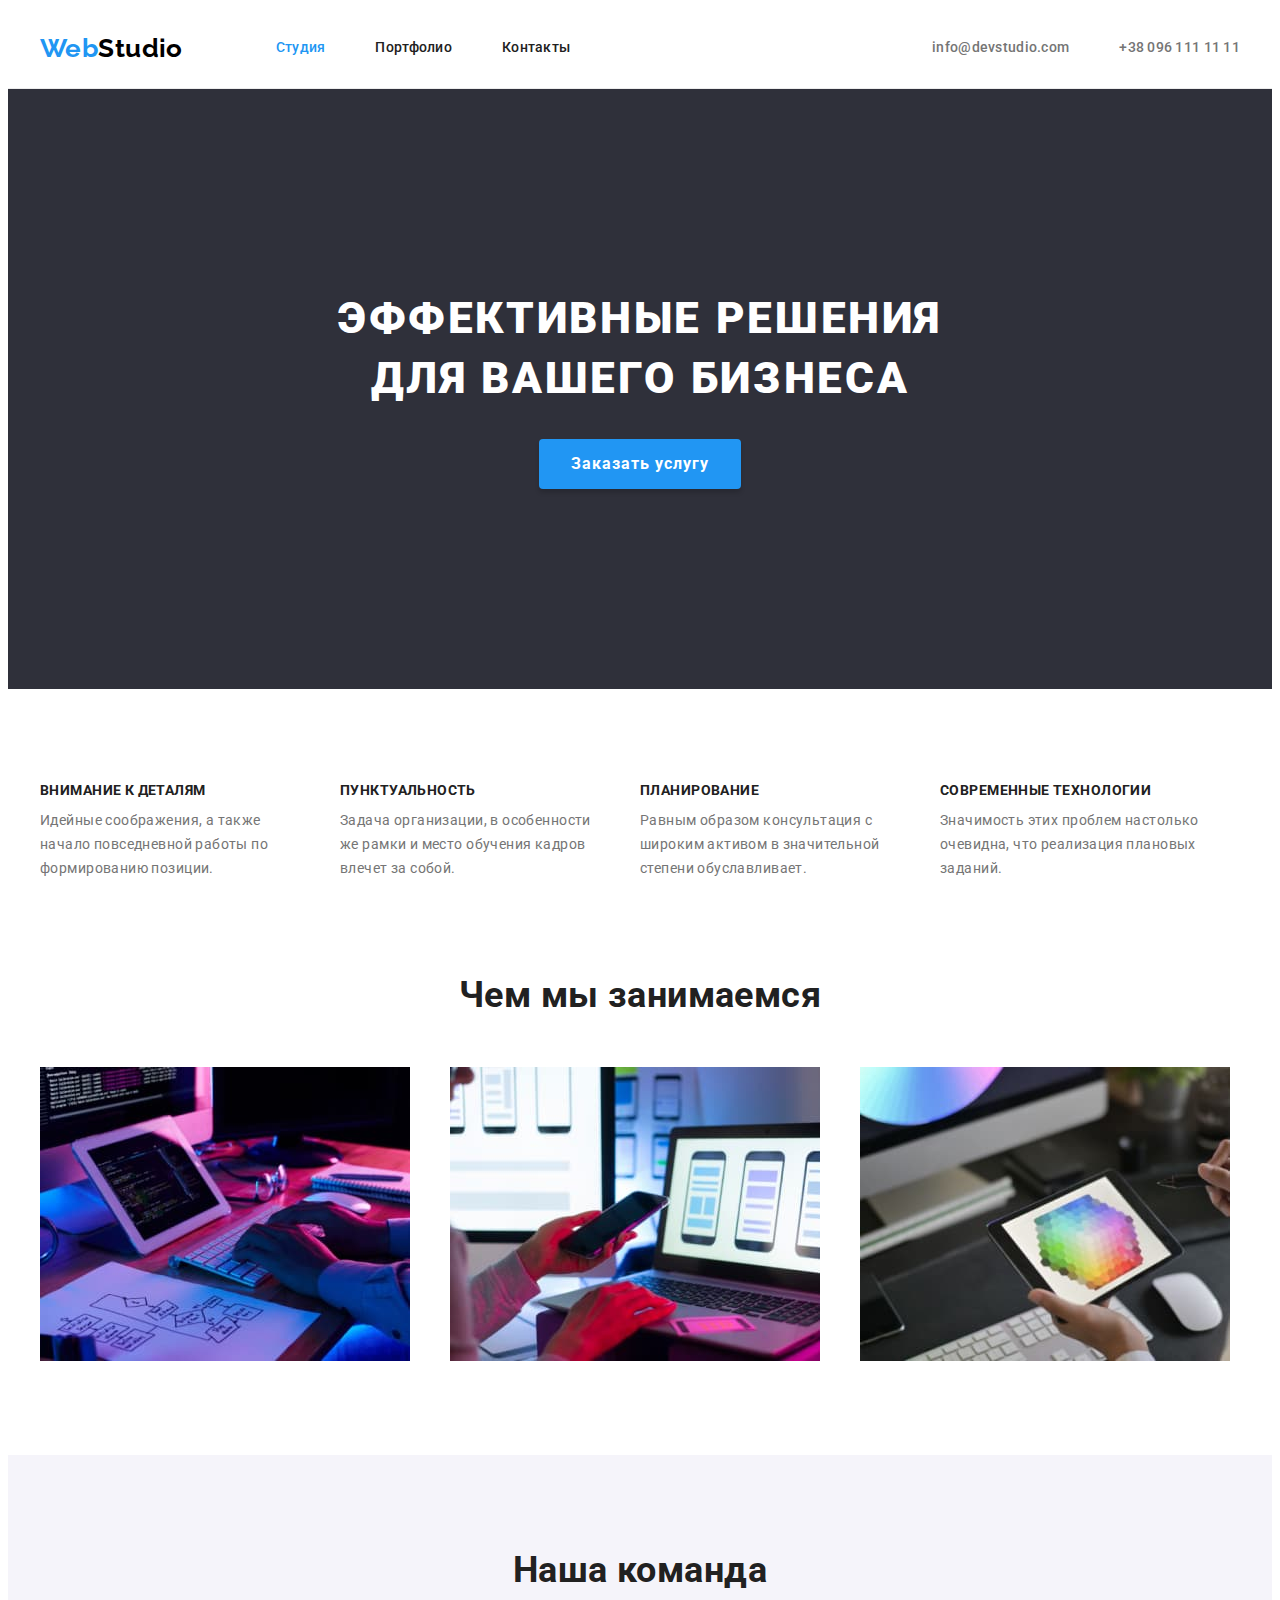
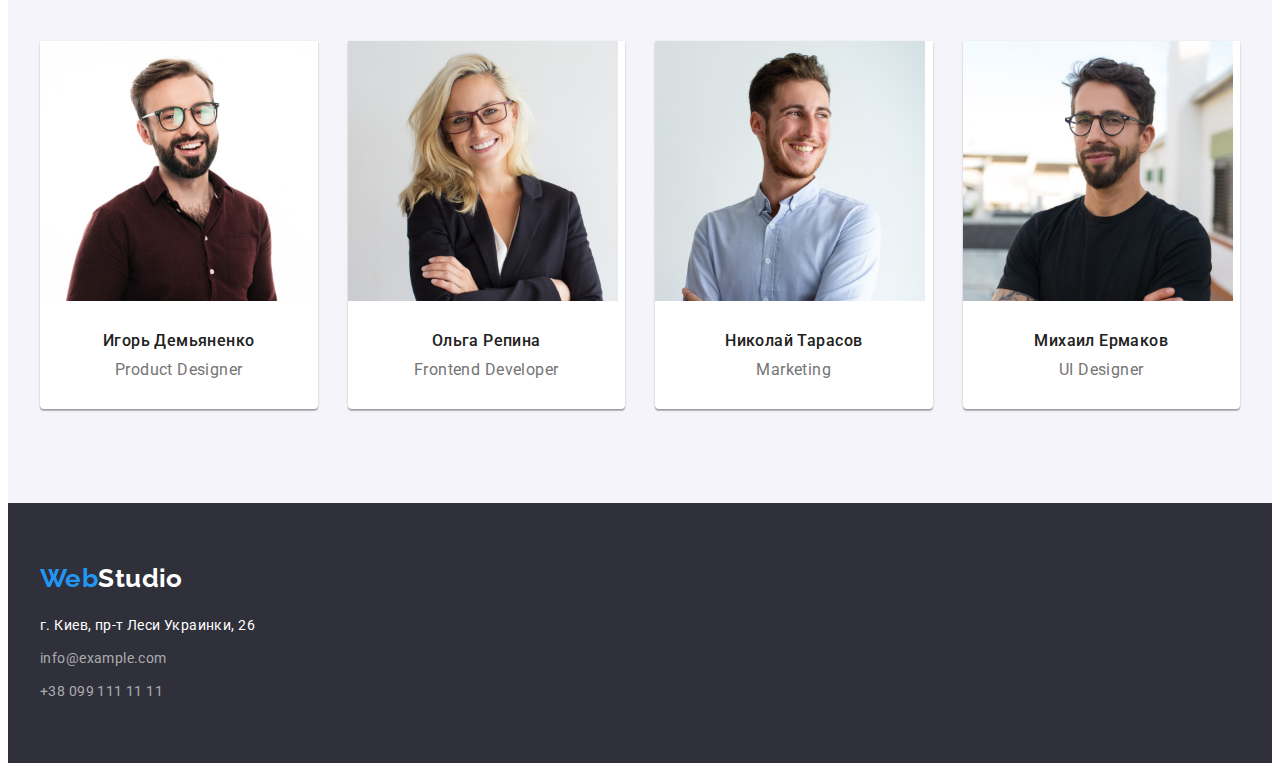
<file: index.html>
<!DOCTYPE html>
<html lang="ru">
  <head>
    <meta charset="UTF-8" />
    <meta http-equiv="X-UA-Compatible" content="IE=edge" />
    <meta name="viewport" content="width=device-width, initial-scale=1.0" />

    <title>Студия</title>
    <link rel="preconnect" href="https://fonts.googleapis.com" />
    <link rel="preconnect" href="https://fonts.gstatic.com" crossorigin />
    <link
      href="https://fonts.googleapis.com/css2?family=Raleway:wght@700&family=Roboto:wght@400;500;700;900&display=swap"
      rel="stylesheet"
    />

    <link
      rel="stylesheet"
      href="https://cdnjs.cloudflare.com/ajax/libs/modern-normalize/1.1.0/modern-normalize.min.css"
      integrity="sha512-wpPYUAdjBVSE4KJnH1VR1HeZfpl1ub8YT/NKx4PuQ5NmX2tKuGu6U/JRp5y+Y8XG2tV+wKQpNHVUX03MfMFn9Q=="
      crossorigin="anonymous"
      referrerpolicy="no-referrer"
    />

    <link rel="stylesheet" href="./css/styles.css" />
  </head>

  <body>
    <!-- Header section -->
    <header class="header">
      <div class="container header-container">
        <nav class="header-nav">
          <a class="logo link" href="./index.html" lang="en"
            >Web<span class="logo-header">Studio</span></a
          >
          <ul class="header-list list">
            <li class="header-item">
              <a class="header-link-current link" href="">Студия</a>
            </li>
            <li class="header-item">
              <a class="header-link link" href="./portfolio.html">Портфолио</a>
            </li>
            <li class="header-item">
              <a class="header-link link" href="">Контакты</a>
            </li>
          </ul>
        </nav>
        <div class="header-promo">
          <a class="header-mail link" lang="en" href="mailto:info@devstudio.com"
            >info@devstudio.com</a
          >
          <a class="header-phone link" lang="en" href="tel:+380961111111"
            >+38 096 111 11 11</a
          >
        </div>
      </div>
    </header>
    <!-- Main section -->
    <main>
      <!-- Hero section -->
      <section class="hero">
        <div class="container">
          <h1 class="hero-title">Эффективные решения для вашего бизнеса</h1>
          <button class="hero-btn" type="button">Заказать услугу</button>
        </div>
      </section>

      <section class="features section">
        <div class="container">
          <h2 class="visually-hidden">Особенности</h2>
          <ul class="features-list list">
            <li class="features-item">
              <h3 class="features-subtitle">Внимание к деталям</h3>
              <p class="features-desc">
                Идейные соображения, а также начало повседневной работы по
                формированию позиции.
              </p>
            </li>
            <li class="features-item">
              <h3 class="features-subtitle">Пунктуальность</h3>
              <p class="features-desc">
                Задача организации, в особенности же рамки и место обучения
                кадров влечет за собой.
              </p>
            </li>
            <li class="features-item">
              <h3 class="features-subtitle">Планирование</h3>
              <p class="features-desc">
                Равным образом консультация с широким активом в значительной
                степени обуславливает.
              </p>
            </li>
            <li class="features-item">
              <h3 class="features-subtitle">Современные технологии</h3>
              <p class="features-desc">
                Значимость этих проблем настолько очевидна, что реализация
                плановых заданий.
              </p>
            </li>
          </ul>
        </div>
      </section>
      <!-- About section -->
      <section class="about">
        <div class="container">
          <h2 class="section-title">Чем мы занимаемся</h2>
          <ul class="about-list list card-set">
            <li class="about-item card-set-item">
              <img
                class="about-img"
                src="./images/img1.jpg"
                alt="разработка десктопных приложений"
                width="370"
                height="294"
              />
            </li>
            <li class="about-item card-set-item">
              <img
                class="about-img"
                src="./images/img2.jpg"
                alt="разработка мобильных приложений"
                width="370"
                height="294"
              />
            </li>
            <li class="about-item card-set-item">
              <img
                class="about-img"
                src="./images/img3.jpg"
                alt="разработка дизайнов для приложений"
                width="370"
                height="294"
              />
            </li>
          </ul>
        </div>
      </section>
      <!-- Team section -->
      <section class="team section">
        <div class="container">
          <h2 class="section-title">Наша команда</h2>
          <ul class="team-list list card-set">
            <li class="team-item card-set-item">
              <img
                class="team-img"
                src="./images/team/1.jpg"
                alt="фото Игоря Демьяненко"
                width="270"
                height="260"
              />
              <div class="team-wrapper">
                <h3 class="team-subtitle">Игорь Демьяненко</h3>
                <p class="team-desc" lang="en">Product Designer</p>
              </div>
            </li>
            <li class="team-item card-set-item">
              <img
                class="team-img"
                src="./images/team/2.jpg"
                alt="фото Ольги Репиной"
                width="270"
                height="260"
              />
              <div class="team-wrapper">
                <h3 class="team-subtitle">Ольга Репина</h3>
                <p class="team-desc" lang="en">Frontend Developer</p>
              </div>
            </li>
            <li class="team-item card-set-item">
              <img
                class="team-img"
                src="./images/team/3.jpg"
                alt="фото Николая Тарасова"
                width="270"
                height="260"
              />
              <div class="team-wrapper">
                <h3 class="team-subtitle">Николай Тарасов</h3>
                <p class="team-desc" lang="en">Marketing</p>
              </div>
            </li>
            <li class="team-item card-set-item">
              <img
                class="team-img"
                src="images/team/4.jpg"
                alt="фото Михаила Ермакова"
                width="270"
                height="260"
              />
              <div class="team-wrapper">
                <h3 class="team-subtitle">Михаил Ермаков</h3>
                <p class="team-desc" lang="en">UI Designer</p>
              </div>
            </li>
          </ul>
        </div>
      </section>
    </main>
    <!-- Footer section -->
    <footer class="footer">
      <div class="container">
        <a class="logo link logo-second" href="./index.html" lang="en"
          >Web<span class="logo-footer">Studio</span></a
        >
        <address class="footer-address">
          <ul class="footer-list list">
            <li class="footer-item">
              <a
                class="footer-link link"
                href="https://goo.gl/maps/xd88WJ3FPj6KiwVW9"
                target="_blank"
                rel="noreferrer noopener"
                >г. Киев, пр-т Леси Украинки, 26</a
              >
            </li>
            <li class="footer-item">
              <a
                class="footer-mail link"
                lang="en"
                href="mailto:info@example.com"
                >info@example.com</a
              >
            </li>
            <li class="footer-item">
              <a class="footer-phone link" lang="en" href="tel:+380991111111"
                >+38 099 111 11 11</a
              >
            </li>
          </ul>
        </address>
      </div>
    </footer>
  </body>
</html>
</file>
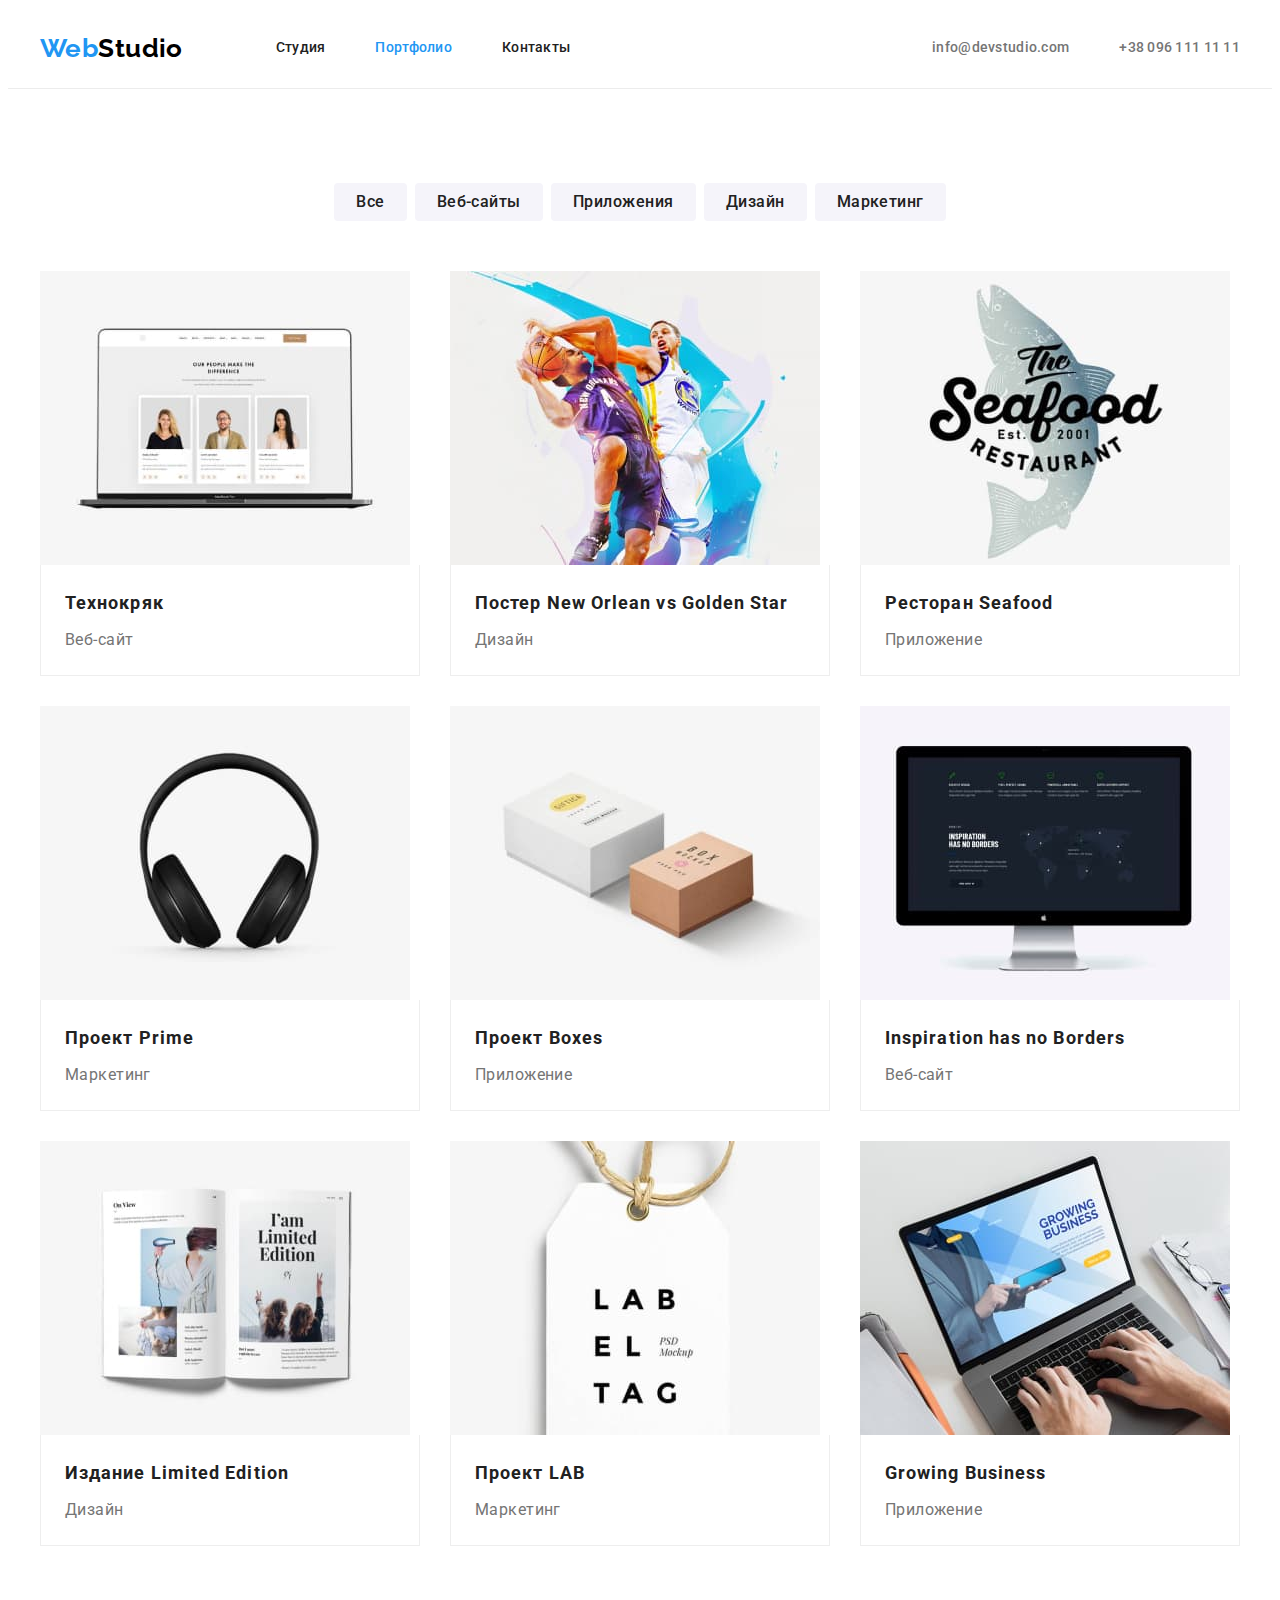
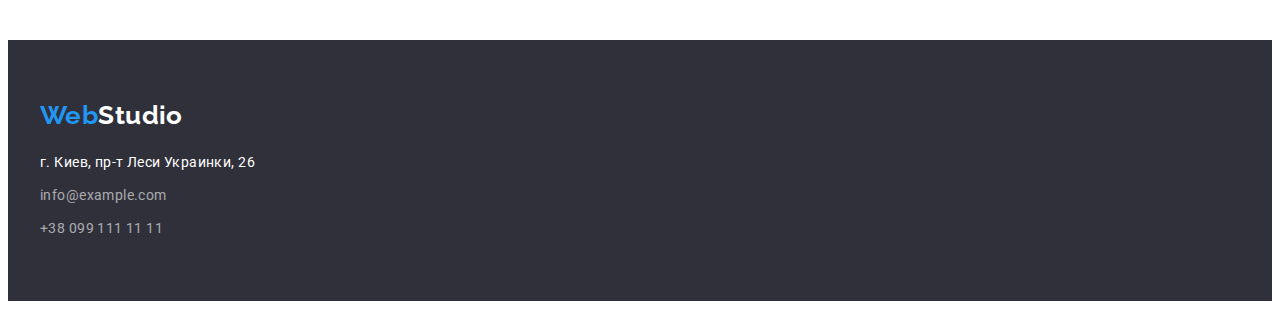
<file: portfolio.html>
<!DOCTYPE html>
<html lang="en">
  <head>
    <meta charset="UTF-8" />
    <meta http-equiv="X-UA-Compatible" content="IE=edge" />
    <meta name="viewport" content="width=device-width, initial-scale=1.0" />

    <title>Портфолио</title>
    <link rel="preconnect" href="https://fonts.googleapis.com" />
    <link rel="preconnect" href="https://fonts.gstatic.com" crossorigin />
    <link
      href="https://fonts.googleapis.com/css2?family=Raleway:wght@700&family=Roboto:wght@400;500;700;900&display=swap"
      rel="stylesheet"
    />

    <link
      rel="stylesheet"
      href="https://cdnjs.cloudflare.com/ajax/libs/modern-normalize/1.1.0/modern-normalize.min.css"
      integrity="sha512-wpPYUAdjBVSE4KJnH1VR1HeZfpl1ub8YT/NKx4PuQ5NmX2tKuGu6U/JRp5y+Y8XG2tV+wKQpNHVUX03MfMFn9Q=="
      crossorigin="anonymous"
      referrerpolicy="no-referrer"
    />

    <link rel="stylesheet" href="./css/styles.css" />
  </head>

  <body>
    <!-- Header section -->
    <header class="header">
      <div class="container header-container">
        <nav class="header-nav">
          <a class="logo link" href="./index.html" lang="en"
            >Web<span class="logo-header">Studio</span></a
          >
          <ul class="header-list list">
            <li class="header-item">
              <a class="header-link link" href="./index.html">Студия</a>
            </li>
            <li class="header-item">
              <a class="header-link-current link" href="./portfolio.html"
                >Портфолио</a
              >
            </li>
            <li class="header-item">
              <a class="header-link link" href="">Контакты</a>
            </li>
          </ul>
        </nav>
        <div class="header-promo">
          <a
            class="header-mail link"
            lang="en"
            href="mailto:info@devstudio.com "
            >info@devstudio.com</a
          >
          <a class="header-phone link" lang="en" href="tel:+380961111111"
            >+38 096 111 11 11</a
          >
        </div>
      </div>
    </header>
    <!-- Main section -->
    <main>
      <section class="main section">
        <div class="container">
          <h1 class="visually-hidden">Направления деятельности</h1>
          <ul class="main-list list">
            <li class="main-items-button">
              <button class="main-button" type="button">Все</button>
            </li>
            <li class="main-items-button">
              <button class="main-button" type="button">Веб-сайты</button>
            </li>
            <li class="main-items-button">
              <button class="main-button" type="button">Приложения</button>
            </li>
            <li class="main-items-button">
              <button class="main-button" type="button">Дизайн</button>
            </li>
            <li class="main-items-button">
              <button class="main-button" type="button">Маркетинг</button>
            </li>
          </ul>
          <ul class="main-items list card-set">
            <li class="main-item card-set-item">
              <a class="main-content link" href="">
                <img
                  src="./images/21.jpg"
                  alt="Технокряк"
                  width="370"
                  height="294"
                />
                <div class="main-desk">
                  <h2 class="main-service">Технокряк</h2>
                  <p class="main-direction">Веб-сайт</p>
                </div>
              </a>
            </li>
            <li class="main-item card-set-item">
              <a class="main-content link" href="">
                <img
                  src="./images/22.jpg"
                  alt="Постер New Orlean vs Golden Star"
                  width="370"
                  height="294"
                />
                <div class="main-desk">
                  <h2 class="main-service">
                    Постер <span lang="en">New Orlean vs Golden Star</span>
                  </h2>
                  <p class="main-direction">Дизайн</p>
                </div>
              </a>
            </li>
            <li class="main-item card-set-item">
              <a class="main-content link" href="">
                <img
                  src="./images/23.jpg"
                  alt="Ресторан Seafood"
                  width="370"
                  height="294"
                />
                <div class="main-desk">
                  <h2 class="main-service">
                    Ресторан <span lang="en">Seafood</span>
                  </h2>
                  <p class="main-direction">Приложение</p>
                </div>
              </a>
            </li>
            <li class="main-item card-set-item">
              <a class="main-content link" href="">
                <img
                  src="./images/24.jpg"
                  alt="Проект Prime"
                  width="370"
                  height="294"
                />
                <div class="main-desk">
                  <h2 class="main-service">
                    Проект <span lang="en">Prime</span>
                  </h2>
                  <p class="main-direction">Маркетинг</p>
                </div>
              </a>
            </li>
            <li class="main-item card-set-item">
              <a class="main-content link" href="">
                <img
                  src="./images/25.jpg"
                  alt="Проект Boxes"
                  width="370"
                  height="294"
                />
                <div class="main-desk">
                  <h2 class="main-service">
                    Проект <span lang="en">Boxes</span>
                  </h2>
                  <p class="main-direction">Приложение</p>
                </div>
              </a>
            </li>
            <li class="main-item card-set-item">
              <a class="main-content link" href="">
                <img
                  src="./images/26.jpg"
                  alt="Inspiration has no Borders"
                  width="370"
                  height="294"
                />
                <div class="main-desk">
                  <h2 class="main-service" lang="en">
                    Inspiration has no Borders
                  </h2>
                  <p class="main-direction">Веб-сайт</p>
                </div>
              </a>
            </li>
            <li class="main-item card-set-item">
              <a class="main-content link" href="">
                <img
                  src="./images/27.jpg"
                  alt="Издание Limited Edition"
                  width="370"
                  height="294"
                />
                <div class="main-desk">
                  <h2 class="main-service">
                    Издание <span lang="en">Limited Edition</span>
                  </h2>
                  <p class="main-direction">Дизайн</p>
                </div>
              </a>
            </li>
            <li class="main-item card-set-item">
              <a class="main-content link" href="">
                <img
                  src="./images/28.jpg"
                  alt="Проект LAB"
                  width="370"
                  height="294"
                />
                <div class="main-desk">
                  <h2 class="main-service">
                    Проект <span lang="en">LAB</span>
                  </h2>
                  <p class="main-direction">Маркетинг</p>
                </div>
              </a>
            </li>
            <li class="main-item card-set-item">
              <a class="main-content link" href="">
                <img
                  src="./images/29.jpg"
                  alt="Growing Business"
                  width="370"
                  height="294"
                />
                <div class="main-desk">
                  <h2 class="main-service" lang="en">Growing Business</h2>
                  <p class="main-direction">Приложение</p>
                </div>
              </a>
            </li>
          </ul>
        </div>
      </section>
    </main>
    <!-- Footer section -->
    <footer class="footer">
      <div class="container">
        <a class="logo link logo-second" href="./index.html" lang="en"
          >Web<span class="logo-footer">Studio</span></a
        >
        <address class="footer-address">
          <ul class="footer-list list">
            <li class="footer-item">
              <a
                class="footer-link link"
                href="https://goo.gl/maps/xd88WJ3FPj6KiwVW9"
                target="_blank"
                rel="noreferrer noopener"
                >г. Киев, пр-т Леси Украинки, 26</a
              >
            </li>
            <li class="footer-item">
              <a
                class="footer-mail link"
                lang="en"
                href="mailto:info@example.com"
                >info@example.com</a
              >
            </li>
            <li class="footer-item">
              <a class="footer-phone link" lang="en" href="tel:+380991111111"
                >+38 099 111 11 11</a
              >
            </li>
          </ul>
        </address>
      </div>
    </footer>
  </body>
</html>
</file>
<file: css/styles.css>
:root {
  --main-font: "Roboto", sans-serif;
  --secondary-font: "Raleway", sans-serif;
  --main-text-color: #757575;
  --title-text-color: #212121;
  --accent-color: #2196f3;
  --main-white-color: #ffffff;
  --secondary-bg-color: #2f303a;
  --third-bg-color: #f5f4fa;
  --transpered-color: rgba(255, 255, 255, 0.6);
  --logo-color: #000000;
  --btn-hover: #188ce8;
  --border-header-color: #ececec;
  --border-footer-color: #eeeeee;
  --indent: 30px;
  --items: 4;
}

body {
  font-family: var(--main-font);
  color: var(--main-text-color);
  letter-spacing: 0.03em;
  font-size: 14px;
}

/* Reset styles */
h1,
h2,
h3,
h4,
h5,
h6,
p {
  margin: 0;
}

.link {
  text-decoration: none;
  color: currentColor;
  line-height: 1.71;
}

.list {
  list-style: none;
  padding: 0;
  margin: 0;
}

/* Card set */
.card-set {
  display: flex;
  flex-wrap: wrap;
  gap: var(--indent);
}

.card-set-item {
  flex-basis: calc((100% - var(--indent) * (var(--items) - 1)) / var(--items));
}

/* Base style */

.container {
  width: 1200px;
  padding-right: 15px;
  padding-left: 15px;
  margin-right: auto;
  margin-left: auto;
}

.section {
  padding-top: 94px;
  padding-right: 0;
  padding-bottom: 94px;
  padding-left: 0;
}

img {
  display: block;
  max-width: 100%;
  height: auto;
}

/* Header section*/

.header {
  border-bottom: 1px solid var(--border-header-color);
}

.header-nav {
  display: flex;
  margin-right: auto;
  align-items: center;
}

.header-container {
  display: flex;
  align-items: center;
}

.logo {
  display: block;
  padding-top: 24px;
  padding-bottom: 24px;
  margin-right: 93px;
  font-family: var(--secondary-font);
  font-weight: 700;
  font-size: 26px;
  line-height: 1.19;
  color: var(--accent-color);
}

.logo-header {
  color: var(--logo-color);
}

.header-list {
  display: flex;
  gap: 50px;
}

.header-link,
.header-mail,
.header-phone {
  display: block;
  padding-top: 32px;
  padding-bottom: 32px;
  font-weight: 500;
  line-height: 1.14;
  letter-spacing: 0.02em;
}

.header-link {
  color: var(--title-text-color);
}

.header-link-current {
  display: block;
  padding-top: 32px;
  padding-bottom: 32px;
  color: var(--accent-color);
  line-height: 1.14;
  letter-spacing: 0.02em;
  font-weight: 500;
}

.header-link:hover,
.header-link:focus,
.header-phone:hover,
.header-phone:focus,
.header-mail:hover,
.header-mail:focus {
  color: var(--accent-color);
}

.header-promo {
  display: flex;
  gap: 50px;
}

/* Main-section */
.hero {
  padding-top: 200px;
  padding-bottom: 200px;
  background-color: var(--secondary-bg-color);
  text-align: center;
}

.hero-title {
  margin-left: auto;
  margin-right: auto;
  margin-bottom: 30px;
  width: 696px;
  color: var(--main-white-color);
  font-weight: 900;
  font-size: 44px;
  line-height: 1.36;
  text-align: center;
  letter-spacing: 0.06em;
  text-transform: uppercase;
}

.hero-btn {
  display: block;
  margin: 0 auto;
  min-width: 200px;
  min-height: 50px;
  padding-top: 10px;
  padding-right: 32px;
  padding-bottom: 10px;
  padding-left: 32px;
  font-family: inherit;
  font-weight: 700;
  font-size: 16px;
  line-height: 1.88;
  letter-spacing: 0.06em;
  color: var(--main-white-color);
  background-color: var(--accent-color);
  cursor: pointer;
  border-radius: 4px;
  box-shadow: 0px 4px 4px rgba(0, 0, 0, 0.15);
  border: none;
}

.hero-btn:hover,
.hero-btn:focus {
  background-color: var(--btn-hover);
  box-shadow: 0px 4px 4px rgba(0, 0, 0, 0.15);
  border-radius: 4px;
}
/* Features section */

.visually-hidden {
  position: absolute;
  white-space: nowrap;
  width: 1px;
  height: 1px;
  overflow: hidden;
  border: 0;
  padding: 0;
  clip: rect(0 0 0 0);
  clip-path: inset(50%);
  margin: -1px;
}

.features-list {
  display: flex;
  gap: var(--indent);
}

.features-item {
  flex-basis: 270px;
}

.features-subtitle {
  color: var(--title-text-color);
  font-size: inherit;
  font-weight: 700;
  line-height: 1.14;
  text-transform: uppercase;
  margin-bottom: 10px;
}

.features-desc {
  line-height: 1.71;
}
/* About section */

.about {
  padding-bottom: 94px;
}

.section-title {
  color: var(--title-text-color);
  font-size: 36px;
  line-height: 1.17;
  text-align: center;
  margin-bottom: 50px;
}

.about-list {
  --items: 3;
}

/* Team section */
.team {
  background-color: var(--third-bg-color);
}

.team-list {
  display: flex;
  gap: var(--indent);
  flex-wrap: wrap;
}

.team-subtitle {
  margin-bottom: 10px;
  font-weight: 500;
  font-size: 16px;
  line-height: 1.19;
  text-align: center;
  color: var(--title-text-color);
}

.team-desc {
  font-size: 16px;
  line-height: 1.19;
  text-align: center;
}

.team-item {
  background-color: var(--main-white-color);
  box-shadow: 0px 1px 3px rgba(0, 0, 0, 0.12), 0px 1px 1px rgba(0, 0, 0, 0.14),
    0px 2px 1px rgba(0, 0, 0, 0.2);
  border-radius: 0px 0px 4px 4px;
}

.team-wrapper {
  border-top: none;
  padding-top: 30px;
  padding-bottom: 30px;
  padding-left: 5px;
  padding-right: 5px;
}

/* footer */
.logo-footer {
  color: var(--main-white-color);
}

.footer {
  background-color: var(--secondary-bg-color);
  padding-top: 60px;
  padding-bottom: 60px;
}

.logo-second {
  padding-top: 0;
  padding-bottom: 0;
  margin-bottom: 20px;
}

.footer-address {
  font-style: inherit;
}

.footer-item:not(:last-child) {
  margin-bottom: 9px;
}

.footer-link {
  color: var(--main-white-color);
}

.footer-mail,
.footer-phone {
  color: var(--transpered-color);
}

.footer-link:hover,
.footer-link:focus,
.footer-mail:hover,
.footer-mail:focus,
.footer-phone:hover,
.footer-phone:focus {
  color: var(--accent-color);
}

/* Portfolio */

.main-list {
  display: flex;
  gap: 8px;
  justify-content: center;
  margin-bottom: 50px;
}

.main-button {
  padding-top: 6px;
  padding-right: 22px;
  padding-bottom: 6px;
  padding-left: 22px;
  color: var(--title-text-color);
  background-color: var(--third-bg-color);
  cursor: pointer;
  font-family: var(--main-font);
  font-style: normal;
  font-weight: 500;
  font-size: 16px;
  line-height: 1.63;
  text-align: center;
  letter-spacing: 0.03em;
  border-radius: 4px;
  border: none;
}

.main-button:hover,
.main-button:focus {
  color: var(--main-white-color);
  background-color: var(--accent-color);
  box-shadow: 0px 3px 1px rgba(0, 0, 0, 0.1), 0px 1px 2px rgba(0, 0, 0, 0.08),
    0px 2px 2px rgba(0, 0, 0, 0.12);
  border-radius: 4px;
}

.main-items {
  --items: 3;
}

.main-desk {
  padding-top: 20px;
  padding-right: 24px;
  padding-bottom: 20px;
  padding-left: 24px;
  border: 1px solid var(--border-footer-color);
  border-top: none;
}

.main-service {
  color: var(--title-text-color);
  font-size: 18px;
  line-height: 2;
  letter-spacing: 0.06em;
  margin-bottom: 4px;
}

.main-direction {
  font-size: 16px;
  line-height: 1.88;
}
</file>
